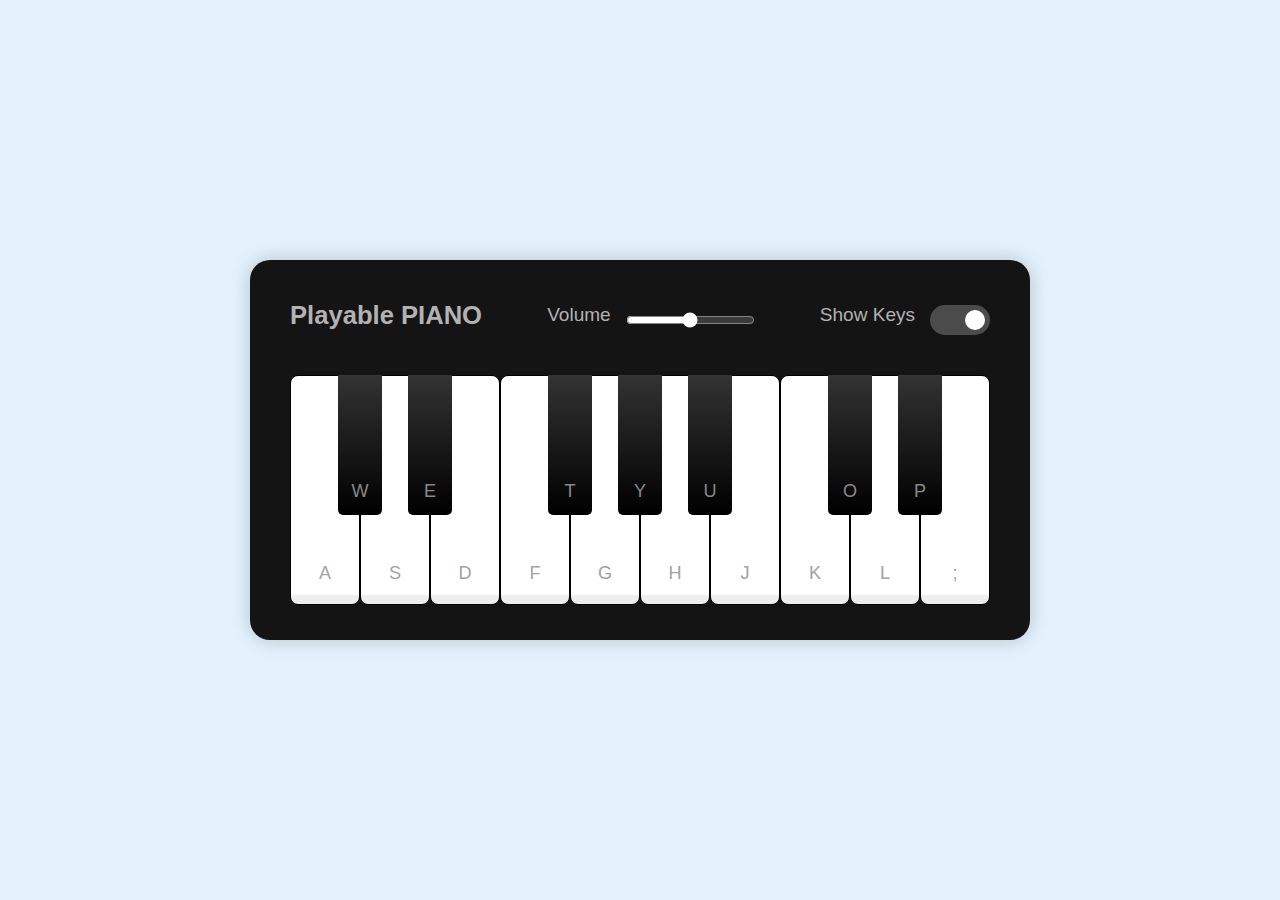
<file: index.html>
<!DOCTYPE html>
<html lang="en" dir="ltr">
  <head>
    <meta charset="utf-8">
    <title>Playable Piano </title>
    <link rel="stylesheet" href="style.css">
    <meta name="viewport" content="width=device-width, initial-scale=1.0">
    <script src="script.js" defer></script>
  </head>
  <body>
    <div class="wrapper">
      <header>
        <h2>Playable PIANO</h2>
        <div class="column volume-slider">
          <span>Volume</span><input type="range" min="0" max="1" value="0.5" step="any">
        </div>
        <div class="column keys-checkbox">
          <span>Show Keys</span><input type="checkbox" checked>
        </div>
      </header>
      <ul class="piano-keys">
        <li class="key white" data-key="a"><span>a</span></li>
        <li class="key black" data-key="w"><span>w</span></li>
        <li class="key white" data-key="s"><span>s</span></li>
        <li class="key black" data-key="e"><span>e</span></li>
        <li class="key white" data-key="d"><span>d</span></li>
        <li class="key white" data-key="f"><span>f</span></li>
        <li class="key black" data-key="t"><span>t</span></li>
        <li class="key white" data-key="g"><span>g</span></li>
        <li class="key black" data-key="y"><span>y</span></li>
        <li class="key white" data-key="h"><span>h</span></li>
        <li class="key black" data-key="u"><span>u</span></li>
        <li class="key white" data-key="j"><span>j</span></li>
        <li class="key white" data-key="k"><span>k</span></li>
        <li class="key black" data-key="o"><span>o</span></li>
        <li class="key white" data-key="l"><span>l</span></li>
        <li class="key black" data-key="p"><span>p</span></li>
        <li class="key white" data-key=";"><span>;</span></li>
      </ul>
    </div>
  </body>
</html>
</file>
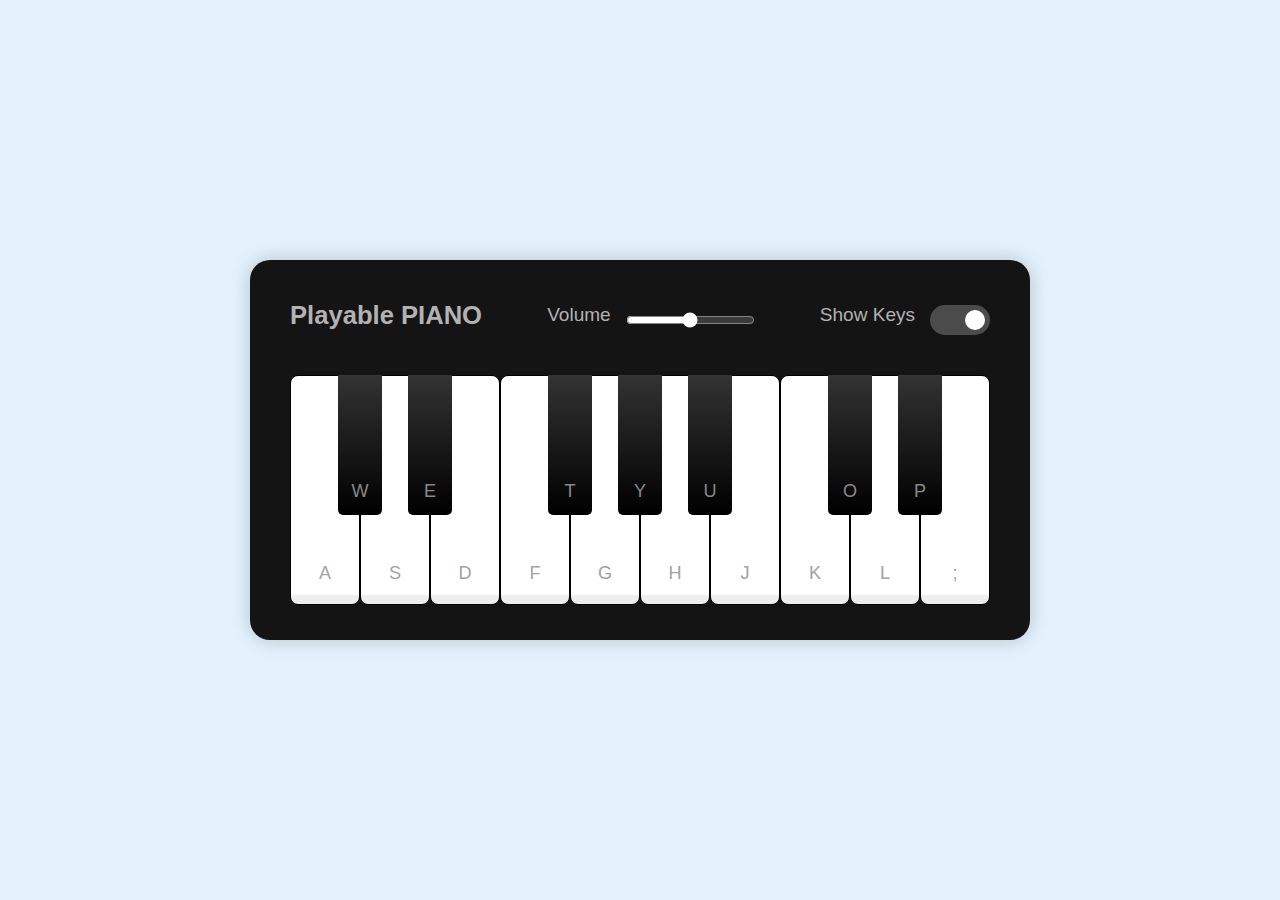
<file: Piano.html>
<!DOCTYPE html>
<html lang="en" dir="ltr">
  <head>
    <meta charset="utf-8">
    <title>Playable Piano </title>
    <link rel="stylesheet" href="style.css">
    <meta name="viewport" content="width=device-width, initial-scale=1.0">
    <script src="script.js" defer></script>
  </head>
  <body>
    <div class="wrapper">
      <header>
        <h2>Playable PIANO</h2>
        <div class="column volume-slider">
          <span>Volume</span><input type="range" min="0" max="1" value="0.5" step="any">
        </div>
        <div class="column keys-checkbox">
          <span>Show Keys</span><input type="checkbox" checked>
        </div>
      </header>
      <ul class="piano-keys">
        <li class="key white" data-key="a"><span>a</span></li>
        <li class="key black" data-key="w"><span>w</span></li>
        <li class="key white" data-key="s"><span>s</span></li>
        <li class="key black" data-key="e"><span>e</span></li>
        <li class="key white" data-key="d"><span>d</span></li>
        <li class="key white" data-key="f"><span>f</span></li>
        <li class="key black" data-key="t"><span>t</span></li>
        <li class="key white" data-key="g"><span>g</span></li>
        <li class="key black" data-key="y"><span>y</span></li>
        <li class="key white" data-key="h"><span>h</span></li>
        <li class="key black" data-key="u"><span>u</span></li>
        <li class="key white" data-key="j"><span>j</span></li>
        <li class="key white" data-key="k"><span>k</span></li>
        <li class="key black" data-key="o"><span>o</span></li>
        <li class="key white" data-key="l"><span>l</span></li>
        <li class="key black" data-key="p"><span>p</span></li>
        <li class="key white" data-key=";"><span>;</span></li>
      </ul>
    </div>
  </body>
</html>
</file>
<file: style.css>
* {
  margin: 0;
  padding: 0;
  box-sizing: border-box;
  font-family: 'Poppins', sans-serif;
}

body {
  display: flex;
  align-items: center;
  justify-content: center;
  min-height: 100vh;
  background: #E3F2FD;
}

.wrapper {
  padding: 35px 40px;
  border-radius: 20px;
  background: #141414;
  box-shadow: 0 0 20px rgba(0, 0, 0, 0.2);
}

.wrapper header {
  display: flex;
  color: #B2B2B2;
  align-items: center;
  justify-content: space-between;
}

header h2 {
  font-size: 1.6rem;
  transition: font-size 0.3s ease;
}

header .column {
  display: flex;
  align-items: center;
}

header span {
  font-weight: 500;
  margin-right: 15px;
  font-size: 1.19rem;
}

header input {
  outline: none;
  border-radius: 30px;
}

.volume-slider input {
  accent-color: #fff;
}

.keys-checkbox input {
  height: 30px;
  width: 60px;
  cursor: pointer;
  appearance: none;
  position: relative;
  background: #4B4B4B;
  transition: background 0.3s ease;
}

.keys-checkbox input::before {
  content: "";
  position: absolute;
  top: 50%;
  left: 5px;
  width: 20px;
  height: 20px;
  border-radius: 50%;
  background: #8c8c8c;
  transform: translateY(-50%);
  transition: all 0.3s ease;
}

.keys-checkbox input:checked::before {
  left: 35px;
  background: #fff;
}

.keys-checkbox input:hover {
  background: #6B6B6B;
}

.piano-keys {
  display: flex;
  list-style: none;
  margin-top: 40px;
}

.piano-keys .key {
  cursor: pointer;
  user-select: none;
  position: relative;
  text-transform: uppercase;
  transition: background 0.2s, box-shadow 0.2s;
}

.piano-keys .black {
  z-index: 2;
  width: 44px;
  height: 140px;
  margin: 0 -22px 0 -22px;
  border-radius: 0 0 5px 5px;
  background: linear-gradient(#333, #000);
}

.piano-keys .black.active {
  box-shadow: inset -5px -10px 10px rgba(255, 255, 255, 0.1);
  background: linear-gradient(to bottom, #000, #434343);
}

.piano-keys .white {
  height: 230px;
  width: 70px;
  border-radius: 8px;
  border: 1px solid #000;
  background: linear-gradient(#fff 96%, #eee 4%);
}

.piano-keys .white.active {
  box-shadow: inset -5px 5px 20px rgba(0, 0, 0, 0.2);
  background: linear-gradient(to bottom, #fff 0%, #eee 100%);
}

.piano-keys .key span {
  position: absolute;
  bottom: 20px;
  width: 100%;
  color: #A2A2A2;
  font-size: 1.13rem;
  text-align: center;
}

.piano-keys .key.hide span {
  display: none;
}

.piano-keys .black span {
  bottom: 13px;
  color: #888888;
}

@media screen and (max-width: 815px) {
  .wrapper {
    padding: 25px;
  }
  
  header {
    flex-direction: column;
  }

  header :where(h2, .column) {
    margin-bottom: 13px;
  }

  .volume-slider input {
    max-width: 100px;
  }

  .piano-keys {
    margin-top: 20px;
  }

  .piano-keys .key:where(:nth-child(9), :nth-child(10)) {
    display: none;
  }

  .piano-keys .black {
    height: 100px;
    width: 40px;
    margin: 0 -20px 0 -20px;
  }

  .piano-keys .white {
    height: 180px;
    width: 60px;
  }
}

@media screen and (max-width: 615px) {
  .piano-keys .key:nth-child(13),
  .piano-keys .key:nth-child(14),
  .piano-keys .key:nth-child(15),
  .piano-keys .key:nth-child(16),
  .piano-keys .key:nth-child(17) {
    display: none;
  }

  .piano-keys .white {
    width: 50px;
  }
}


/* Style for highlighting keys */
.key.active {
  background-color: rgba(255, 255, 255, 0.7);
  box-shadow: 0 0 10px rgba(255, 255, 255, 0.5);
}

/* Optionally, you can also style the volume slider and checkbox */
.volume-slider input,
.keys-checkbox input {
  margin-top: 10px;
}
</file>
